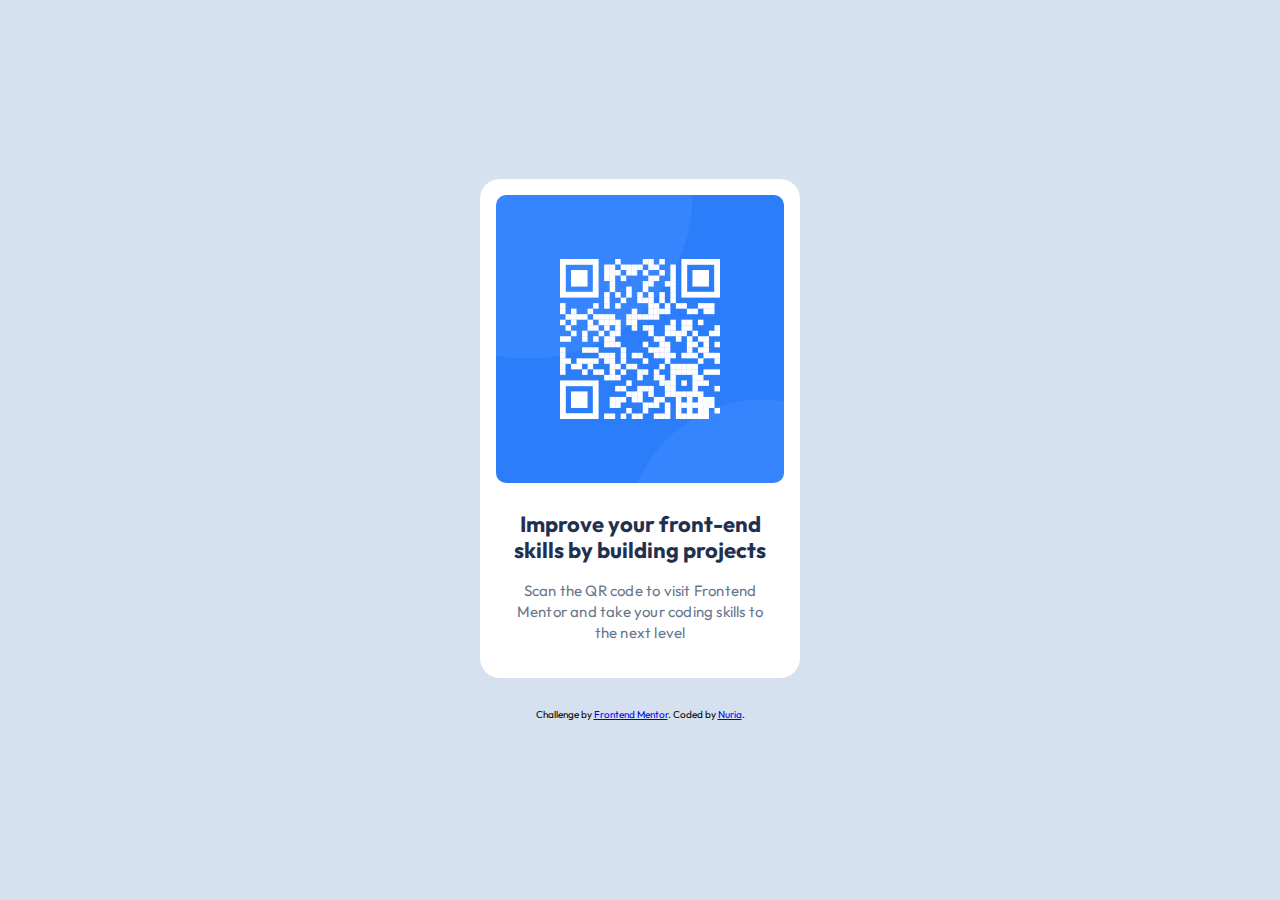
<file: 1-qr-code/index.html>
<!DOCTYPE html>
<html lang="en">
<head>
  <meta charset="UTF-8">
  <meta name="viewport" content="width=device-width, initial-scale=1.0">
  
  <link rel="icon" type="image/png" sizes="32x32" href="./images/favicon-32x32.png">

  <!--TIPOGRAFÍA-->
  <link rel="preconnect" href="https://fonts.googleapis.com">
  <link rel="preconnect" href="https://fonts.gstatic.com" crossorigin>
  <link href="https://fonts.googleapis.com/css2?family=Outfit:wght@100..900&display=swap" rel="stylesheet">
  
  <title>Frontend Mentor | QR code component</title>

  <style>

    body {
      background-color: #D5E1EF;
      font-family: 'Outfit', sans-serif;
      text-align: center;

      display: flex;
      flex-direction: column;
      justify-content: center; 
      align-items: center;
      min-height: 100vh;
      margin: 0;
    }

    .text1 {
      color:#1f314f;
      font-weight: 700;
      font-size: 22px;
      line-height: 120%;
      letter-spacing: 0;
      margin: 0 25px;
    }

    .text2 {
      color:#68778D;
      font-weight: 400;
      font-size: 15px;
      line-height: 140%;
      letter-spacing: 0.2px;
      margin: 16px 25px;
    }

    .card {
      background-color: white;
      border-radius: 20px;
      width: 320px;
      height: 499px;
    }

    .card img {
      width: 288px;
      border-radius: 10px;
      margin-top: 16px;
      margin-bottom: 24px;
    }

    footer {
      font-size: 10px;
      margin-top: 30px;
    }
  </style>
</head>
<body>

  <main>
    <div class="card">
      <img src="./images/image-qr-code.png" alt="QR code">
      <h1 class="text1">Improve your front-end skills by building projects</h1>
      <h2 class="text2">Scan the QR code to visit Frontend Mentor and take your coding skills to the next level</h2>
    </div>
  </main>


  <footer>
    <div>
      Challenge by <a href="https://www.frontendmentor.io?ref=challenge" target="_blank">Frontend Mentor</a>. 
      Coded by <a href="https://www.linkedin.com/in/nuriamanzanoviñas/">Nuria</a>.
    </div>
  </footer>

</body>
</html>
</file>
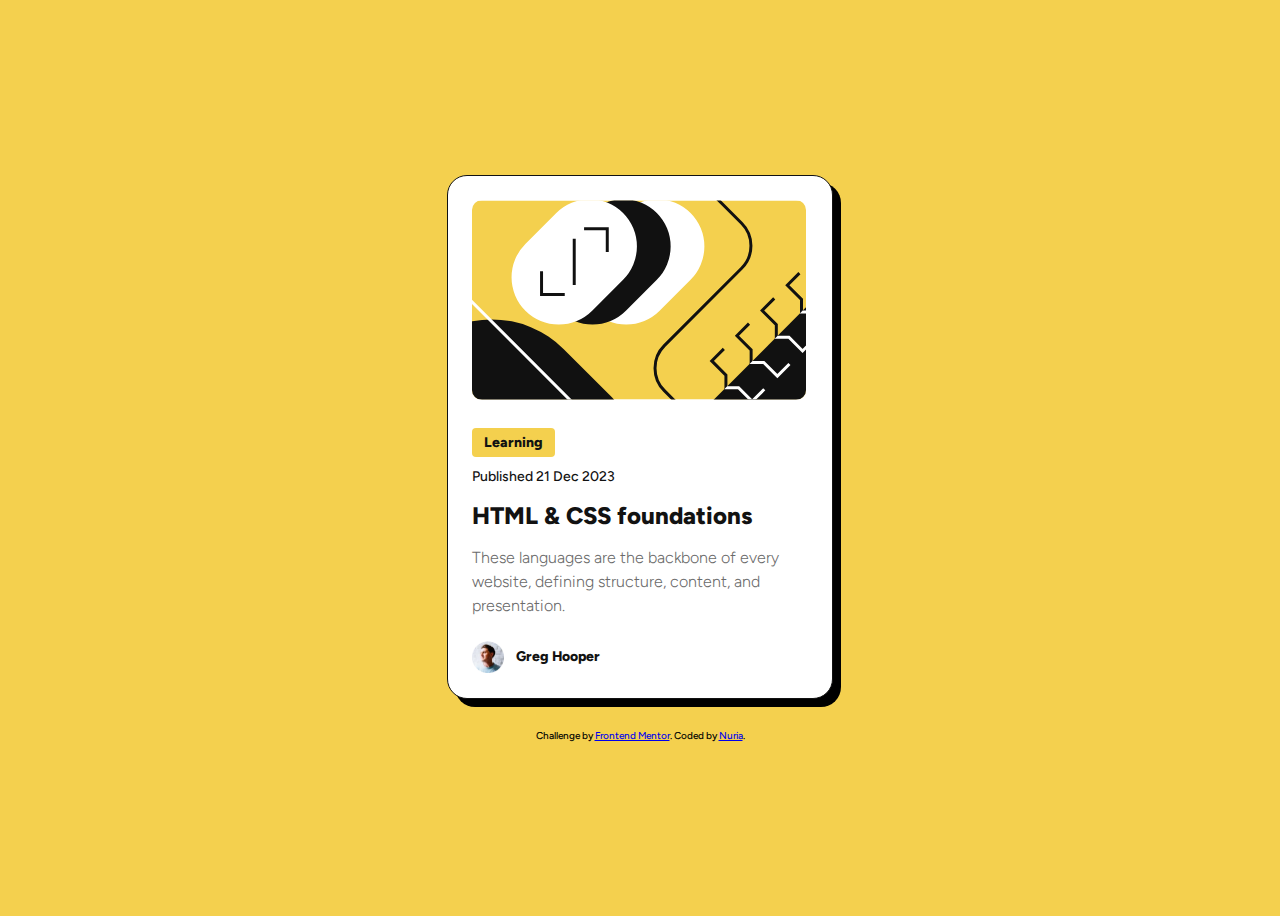
<file: 2-blog-preview-card/index.html>
<!DOCTYPE html>
<html lang="en">
<head>
  <meta charset="UTF-8">
  <meta name="viewport" content="width=device-width, initial-scale=1.0"> 

  <link rel="icon" type="image/png" sizes="32x32" href="./assets/images/favicon-32x32.png">
  
  <title>Frontend Mentor | Blog preview card</title>

  <style>

    /* TIPOGRAFÍA */
    @font-face {
    font-family: "Figtree";
    src: url("./assets/fonts/Figtree-Medium.woff2") format("woff2"), url("./assets/fonts/Figtree-Medium.woff") format("woff");
    font-weight: 500;
    font-style: normal;
    font-display: swap;
    }

   @font-face {
    font-family: "Figtree";
    src: url("./assets/fonts/Figtree-ExtraBold.woff2") format("woff2"), url("./assets/fonts/Figtree-ExtraBold.woff") format("woff");
    font-weight: 800;
    font-style: normal;
    font-display: swap;
   }

   @font-face {
    font-family: "Figtree";
    src: url("./assets/fonts/Figtree-LightItalic.woff2") format("woff2"), url("./assets/fonts/Figtree-LightItalic.woff") format("woff");
    font-weight: 300;
    font-style: italic;
    font-display: swap;
   }

   @font-face {
    font-family: "Figtree";
    src: url("./assets/fonts/Figtree-Light.woff2") format("woff2"), url("./assets/fonts/Figtree-Light.woff") format("woff");
    font-weight: 300;
    font-style: normal;
    font-display: swap;
    }

    body {
      background-color: #f4d04e;
      font-family: "Figtree", sans-serif;
      display: flex;
      flex-direction: column;
      justify-content: center;
      align-items: center;
      min-height: 100vh;
    }

    h1 {
      color: #121212;
      font-size: 24px;
      font-weight: 800;
    }

    h1:hover {
      color: #f4d04e;
    }

    p {
      color: #6b6b6b;
      font-size: 16px;
      font-weight: 300;
      line-height: 150%;
    }

    h3 {
      color: #121212;
      font-size: 14px;
      font-weight: 800;
    }

    h2 {
      color: #121212;
      font-size: 14px;
      font-weight: 500;
    }

    .card {
      background-color: white;
      width: 336px;
      height: 474px;
      border: 1px solid #121212;
      border-radius: 20px;
      box-shadow: 8px 8px;
      padding: 24px;
    }

    .tag {
      color: #121212;
      font-size: 14px;
      font-weight: 800;
      background-color: #f4d04e;
      display: inline-block;
      border-radius: 4px;
      padding: 6px 12px;
    }

    .illustration {
      height: 200px;
      border-radius: 10px;
      margin-bottom: 24px;
    }

    .icon {
      height: 32px;
    }

    .author {
      display: flex;
      align-items: center;
      gap: 12px;
    }

    footer {
      text-align: center;
      font-size: 10px;
      margin-top: 30px;
    }
  </style>
</head>

<body>

  <main class="card">

    <section>
      <img class="illustration" src="./assets/images/illustration-article.svg" alt="Graphic illustration">
    </section>

    <section>
      <article>
        <div class="tag">Learning</div>

        <div>
          <h2>Published 21 Dec 2023</h2>
        </div>
        
        <div>
          <h1>HTML & CSS foundations</h1>
          <p>These languages are the backbone of every website, defining structure, content, and presentation.</p>
        </div>
        
        <div class="author">
          <img class="icon" src="./assets/images/image-avatar.webp">
          <h3>Greg Hooper</h3>
        </div>
      </article>
    </section>

  </main>


  <footer>
    <div class="attribution">
      Challenge by <a href="https://www.frontendmentor.io?ref=challenge" target="_blank">Frontend Mentor</a>. 
      Coded by <a href="https://www.linkedin.com/in/nuriamanzanoviñas/">Nuria</a>.
    </div>
  </footer>

</body>
</html>
</file>
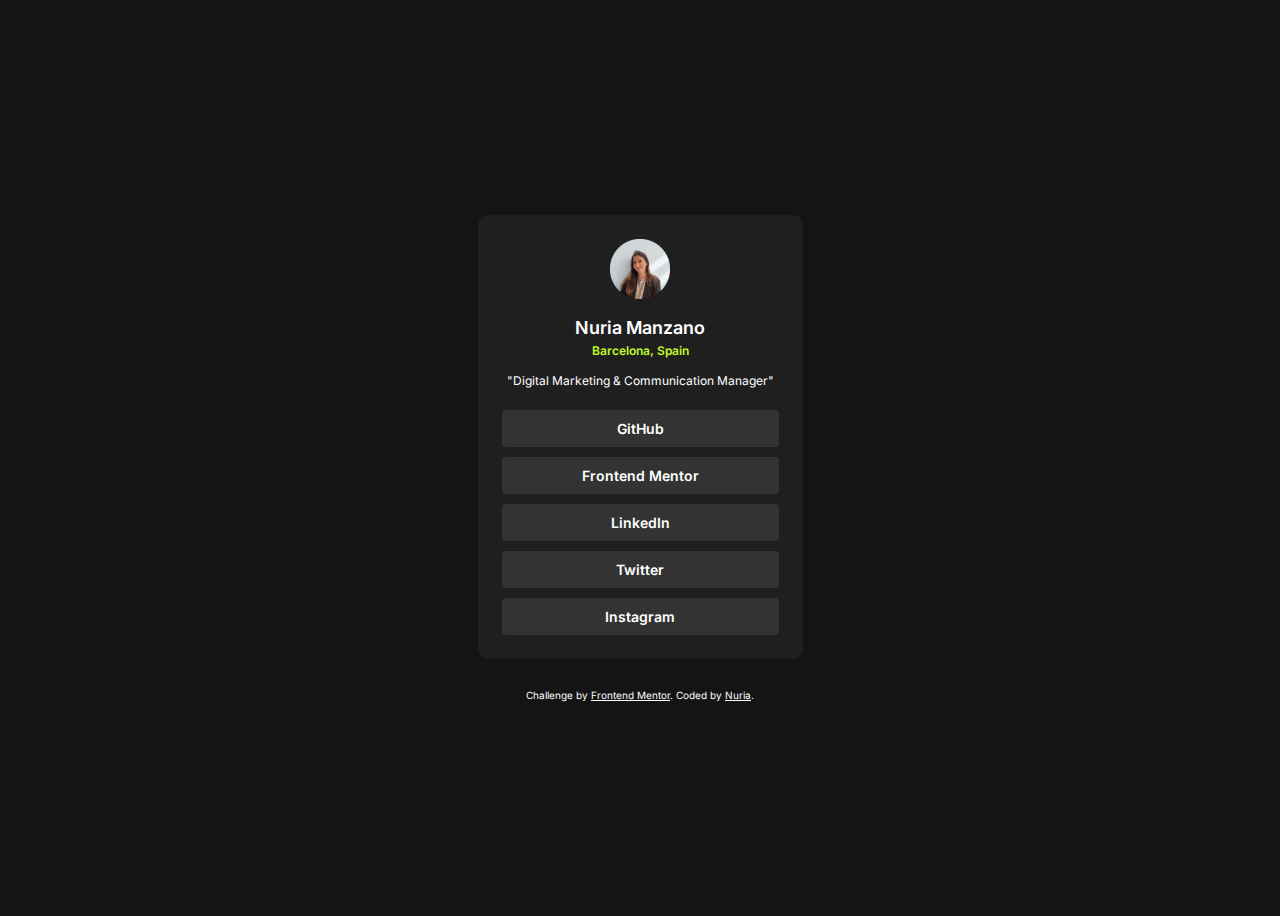
<file: 3-social-links-profile/index.html>
<!DOCTYPE html>
<html lang="en">
<head>
  <meta charset="UTF-8">
  <meta name="viewport" content="width=device-width, initial-scale=1.0">

  <link rel="icon" type="image/png" sizes="32x32" href="./assets/images/favicon-32x32.png">
  
  <link rel="preconnect" href="https://fonts.googleapis.com">
  <link rel="preconnect" href="https://fonts.gstatic.com" crossorigin>
  <link href="https://fonts.googleapis.com/css2?family=Inter:ital,opsz,wght@0,14..32,100..900;1,14..32,100..900&family=Outfit:wght@100..900&display=swap" rel="stylesheet">

  <title>Frontend Mentor | Social links profile</title>

  <style>

    * {
      box-sizing: border-box; /* EL PADDING ESTÁ DENTRO Y ELIMINA EL SCROLL */
    }

    body {
      background-color: #141414;
      padding: 24px;
      display: flex;
      flex-direction: column;
      align-items: center; 
      text-align: center; /* CENTRA EN HORIZONTAL */
      justify-content: center; /* CENTRA EN VERTICAL */
      min-height: 100vh; /* OCUPA TODA LA PANTALLA */
    }

    .card {
      background-color: #1f1f1f;
      display: flex;
      flex-direction: column;
      align-items: center;
      border-radius: 10px;
      padding: 24px;
      max-width: fit-content;
    }

    .avatar {
      width: 60px;
      margin-bottom: 5px;
    }

    h1 {
      color: white;
      font-family: "Inter", sans-serif;
      font-size: 18px;
      font-weight: 600;
      margin-bottom: 5px;
    }

    .location {
      color: #c5f82a;
      font-family: "Inter", sans-serif;
      font-size: 12px;
      font-weight: 600;
      margin: 0;
    }

    .quote {
      color: white;
      font-family: "Inter", sans-serif;
      font-size: 12px;
      font-weight: 400;
      margin-top: 15px;
    }

    nav {
      color: white;
      font-family: "Inter", sans-serif;
      font-size: 14px;
      font-weight: 600;
      margin: 0;
    }

    nav a {
      text-decoration: none;
      background-color: #333333;
      display: flex;
      justify-content: center; /* ALINEA EN EJE PRINCIPAL */
      align-items: center; /* ALINEA EN EJE SECUNDARIO */
      padding: 10px 80px ; /* ESPACIO INTERIOR ENTRE EL CONTENIDO Y EL BLOQUE */
      border-radius: 4px;
      margin-top: 10px; /* MARGEN EXTERIOR */
    }

    a {
      color: white;
    }

    a:hover {
      background-color: #c5f82a;
      color: #141414;
    }

    footer {
      color: white;
      font-family: "Inter", sans-serif;
      text-align: center;
      font-size: 10px;
      margin-top: 30px;
    }
    
  </style>

</head>

<body>

  <main>
    <article class="card">
      <img class="avatar" src="./assets/images/avatar.png" alt="Nuria Manzano profile picture">
      <h1>Nuria Manzano</h1>
      <p class="location">Barcelona, Spain</p>
      <p class="quote">"Digital Marketing & Communication Manager"</p>

      <nav>
        <a href="https://github.com/nunimavi">GitHub</a>
        <a href="https://www.frontendmentor.io/profile/nunimavi">Frontend Mentor</a>
        <a href="https://www.linkedin.com/in/nuriamanzanoviñas/">LinkedIn</a>
        <a href="https://x.com/nuria_mavi">Twitter</a>
        <a href="https://www.instagram.com/nuriamavi/">Instagram</a>
      </nav>

    </article>
  </main>


  <footer class="attribution">
    Challenge by <a href="https://www.frontendmentor.io?ref=challenge" target="_blank">Frontend Mentor</a>. 
    Coded by <a href="https://www.linkedin.com/in/nuriamanzanoviñas/">Nuria</a>.
  </footer>

</body>

</html>
</file>
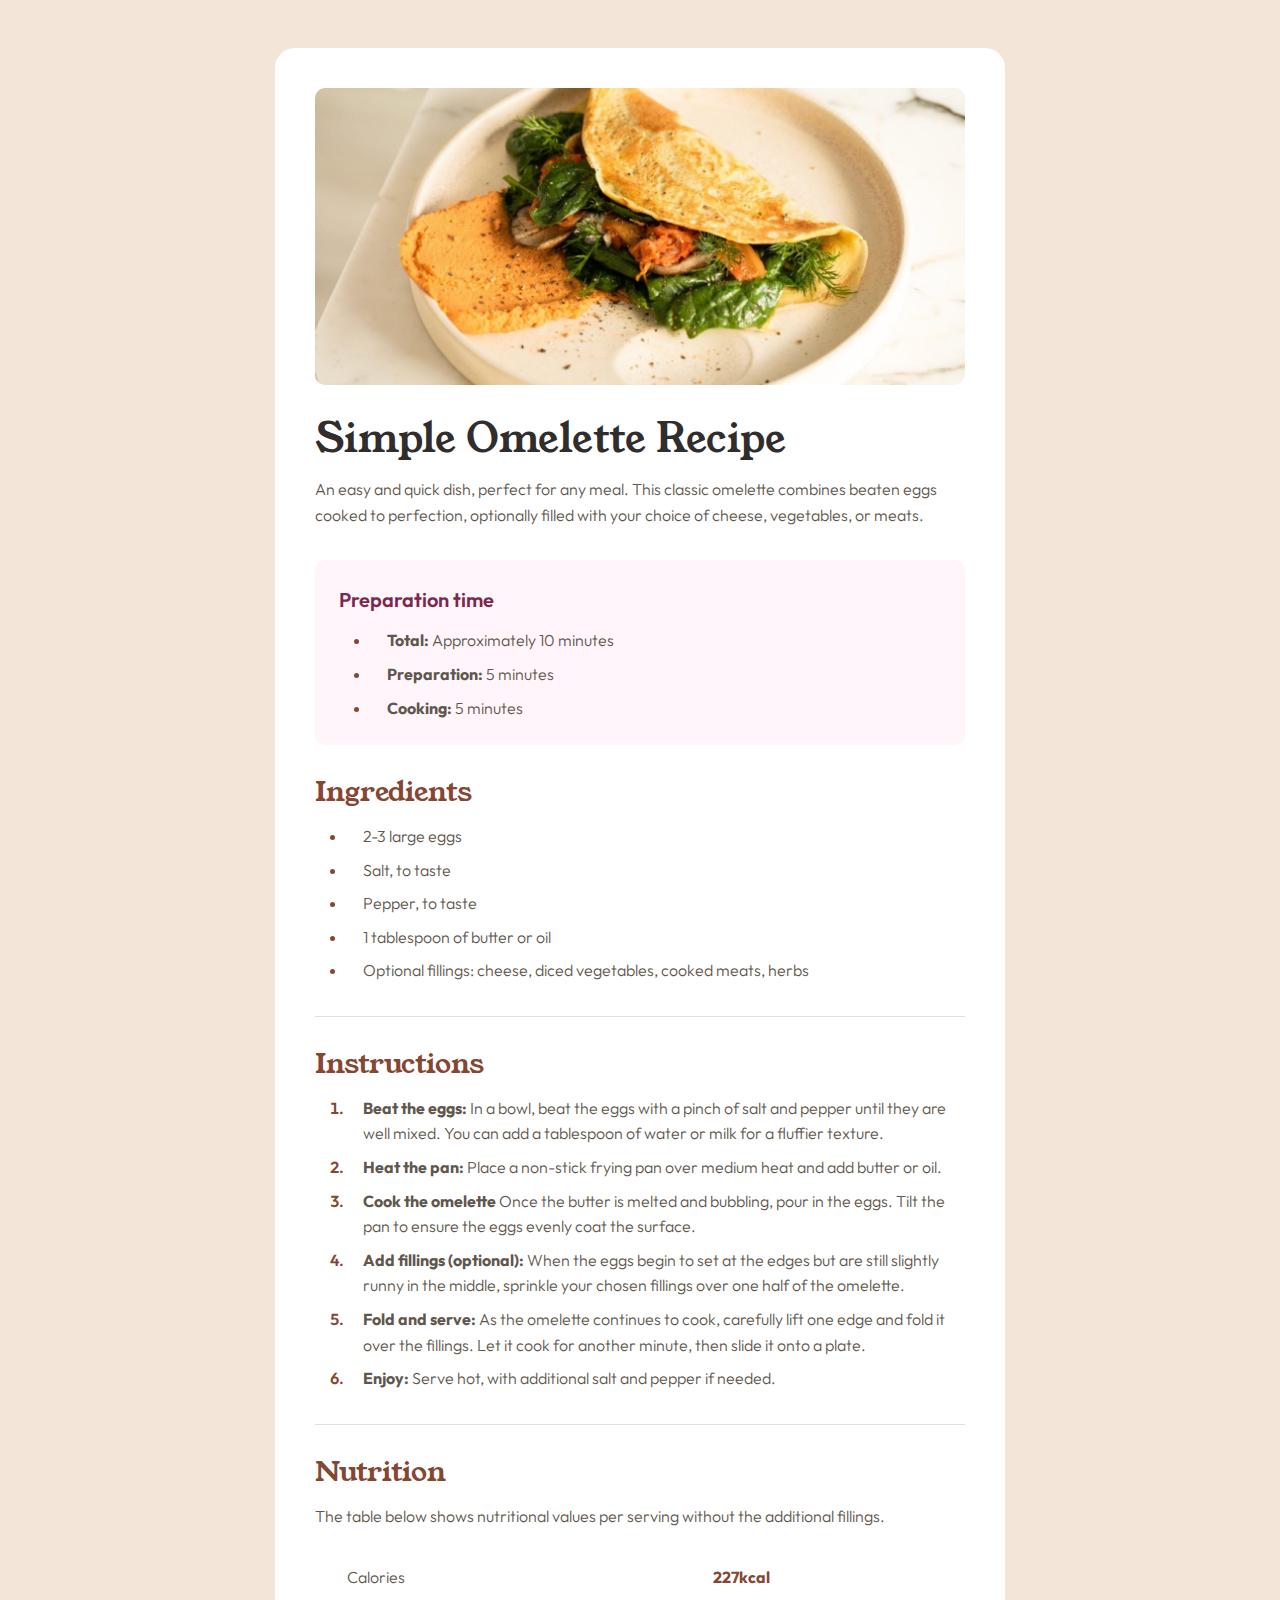
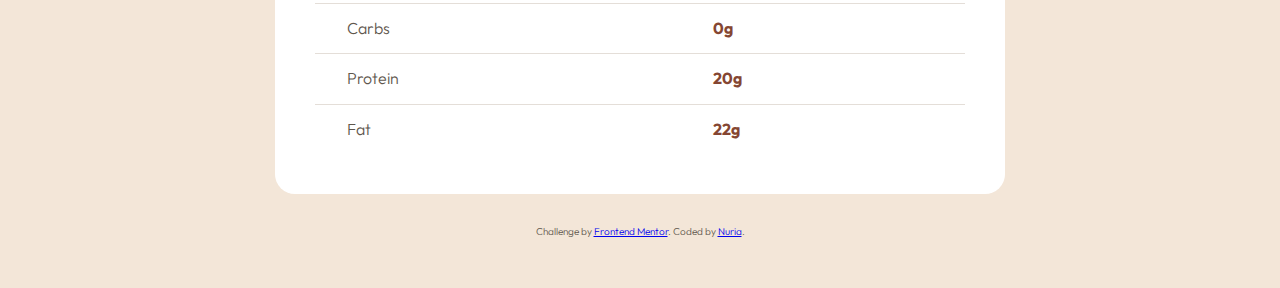
<file: 4-recipe-page/index.html>
<!DOCTYPE html>
<html lang="en">
<head>
  <meta charset="UTF-8">
  <meta name="viewport" content="width=device-width, initial-scale=1.0"> 

  <link rel="icon" type="image/png" sizes="32x32" href="./assets/images/favicon-32x32.png">

  <link rel="preconnect" href="https://fonts.googleapis.com">
  <link rel="preconnect" href="https://fonts.gstatic.com" crossorigin>
  <link href="https://fonts.googleapis.com/css2?family=Outfit:wght@100..900&family=Young+Serif&display=swap" rel="stylesheet">

  <title>Frontend Mentor | Recipe page</title>

  <style>

    * {
      box-sizing: border-box;
    }

    body {
      background-color: #f3e6d8;
      color: #5f574e;
      font-family: "Outfit", sans-serif;
      font-size: 16px;
      font-weight: 300;
      line-height: 1.6;
      min-height: 100vh;
      display: flex;
      flex-direction: column;
      align-items: center;
      justify-content: center;
      padding: 40px 24px;

    }

    main {
      width: 100%;
      display: flex;
      justify-content: center;
    }

    strong {
      font-weight: 700;
    }

    article {
      background-color: white;
      border-radius: 20px;
      padding: 40px;
      max-width: 730px;
    }

    p {
      margin: 0 0 24px;
    }

    h1, h2, h3 {
      margin: 0;
    }

    h1 {
      color: #302d2c;
      font-family: "Young Serif", serif;
      font-size: 40px;
      font-weight: 400;
      line-height: 110%;
      margin-bottom: 16px;
    }
    
    h3 {
      color: #854632;
      font-family: "Young Serif", serif;
      font-size: 28px;
      font-weight: 400;
      line-height: 110%;
      margin: 32px 0 16px;

    }

    .preparation-time {
      background-color: #fff5fa;
      padding: 24px;
      border-radius: 10px;
      margin: 32px 0
    }

    h2 {
      color: #7b284f;
      font-family: "Outfit", sans-serif;
      font-size: 20px;
      font-weight: 600;
      margin-bottom: 12px;
    }

    ul, ol {
      margin: 0;
      padding-left: 32px;
    }

    ul li, ol li {
      padding-left: 16px;
      margin-bottom: 8px;
    }

    ul li:last-child, ol li:last-child {margin-bottom: 0;}

    ol li::marker {
      color: #854632;
      font-weight: 600;
    }

    ul li::marker {
      color: #854632;
    }

    section + section {
      border-top: 1px solid #e4ded8;
      margin-top: 32px;
    }

    img {
      width: 100%;
      border-radius: 10px;
      display: block;
      margin-bottom: 32px;
    }

    table {
      width: 100%;
      border-collapse: collapse;
    }

    tr {
      border-bottom: 1px solid #e4ded8;
    }

    tr:last-child {
      border-bottom: none;
    }

    th, td {
      padding: 12px 0;
    }

    th {
      text-align: left;
      font-weight: 300;
      padding-left: 32px;
    }

    td {
      text-align: left;
      font-weight: 700;
      color: #854632;
    }

    footer {
      font-family: "Outfit", sans-serif;
      text-align: center;
      font-size: 10px;
      margin-top: 30px;
    }

    @media (max-width: 600px) {

      body {
        background-color: white;
        margin: 0;
        padding: 0;
        display: block; /* quita el flex centrado */
        min-height: auto;
      }

      main {
        display: block; /* evita el centrado horizontal tipo “card” */
      }

      article > :not(img) {
        padding-left: 24px;
        padding-right: 24px;
      }

      article {
        max-width: none;
        width: 100%;
        padding: 0;
        border-radius: 0;
      }

      img {
        border-radius: 0;
      }

    }

  </style>
</head>
<body>

  <main>

    <article>
      <img src="./assets/images/image-omelette.jpeg" alt="Omelette">
      <h1>Simple Omelette Recipe</h1>
      <p>An easy and quick dish, perfect for any meal. This classic omelette combines beaten eggs cooked to perfection, optionally filled with your choice of cheese, vegetables, or meats.</p>

      <div class="preparation-time">
        <h2>Preparation time</h2>
        <ul>
          <li><strong>Total:</strong> Approximately 10 minutes</li>
          <li><strong>Preparation:</strong> 5 minutes</li>
          <li><strong>Cooking:</strong> 5 minutes</li>
        </ul>
      </div>

      <section>
        <h3>Ingredients</h3>
        <ul>
          <li>2-3 large eggs</li>
          <li>Salt, to taste</li>
          <li>Pepper, to taste</li>
          <li>1 tablespoon of butter or oil</li>
          <li>Optional fillings: cheese, diced vegetables, cooked meats, herbs</li>
        </ul>
      </section>

      <section>
        <h3>Instructions</h3>
        <ol>
          <li><strong>Beat the eggs:</strong> In a bowl, beat the eggs with a pinch of salt and pepper until they are well mixed. You can add a tablespoon of water or milk for a fluffier texture.</li>
          <li><strong>Heat the pan:</strong> Place a non-stick frying pan over medium heat and add butter or oil.</li>
          <li><strong>Cook the omelette</strong> Once the butter is melted and bubbling, pour in the eggs. Tilt the pan to ensure the eggs evenly coat the surface.</li>
          <li><strong>Add fillings (optional):</strong> When the eggs begin to set at the edges but are still slightly runny in the middle, sprinkle your chosen fillings over one half of the omelette.</li>
          <li><strong>Fold and serve:</strong> As the omelette continues to cook, carefully lift one edge and fold it over the fillings. Let it cook for another minute, then slide it onto a plate.</li>
          <li><strong>Enjoy:</strong> Serve hot, with additional salt and pepper if needed.</li>
        </ol>
      </section>

      <section>
        <h3>Nutrition</h3>
        <p>The table below shows nutritional values per serving without the additional fillings.</p>

        <table>
          <tr>
            <th>Calories</th>
            <td>227kcal</td>
          </tr>
          <tr>
            <th>Carbs</th>
            <td>0g</td>
          </tr>
          <tr>
            <th>Protein</th>
            <td>20g</td>
          </tr>
          <tr>
            <th>Fat</th>
            <td>22g</td>
          </tr>
        </table>
      </section>

    </article>

  </main>


  <footer>
    Challenge by <a href="https://www.frontendmentor.io?ref=challenge" target="_blank">Frontend Mentor</a>. 
    Coded by <a href="https://www.linkedin.com/in/nuriamanzanoviñas/">Nuria</a>.
  </footer>

</body>
</html>
</file>
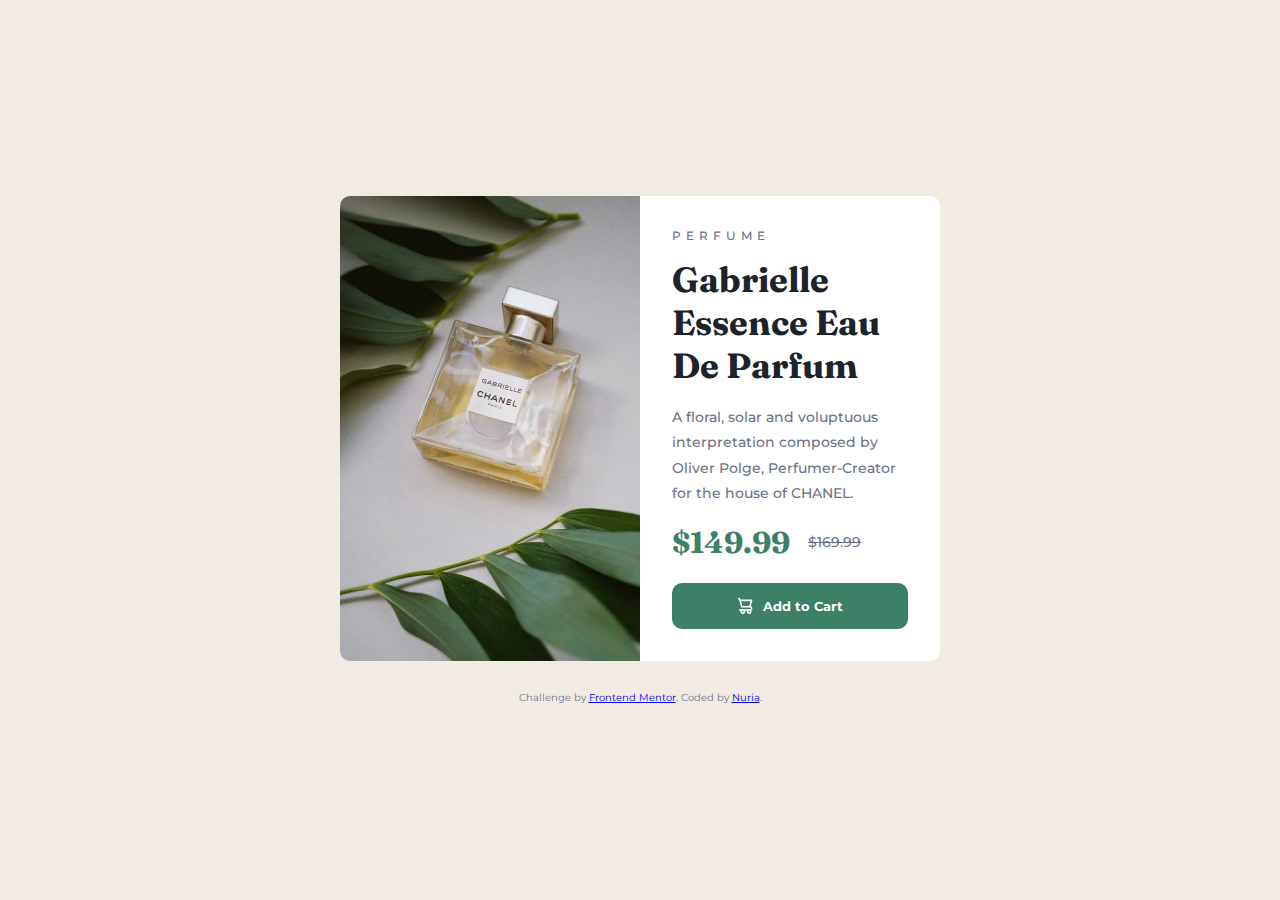
<file: 5- product-preview-card/index.html>
<!DOCTYPE html>
<html lang="en">
<head>
  <meta charset="UTF-8">
  <meta name="viewport" content="width=device-width, initial-scale=1.0">

  <link rel="icon" type="image/png" sizes="32x32" href="./images/favicon-32x32.png">

  <link rel="preconnect" href="https://fonts.googleapis.com">
  <link rel="preconnect" href="https://fonts.gstatic.com" crossorigin>
  <link href="https://fonts.googleapis.com/css2?family=Fraunces:ital,opsz,wght@0,9..144,100..900;1,9..144,100..900&family=Montserrat:ital,wght@0,100..900;1,100..900&display=swap" rel="stylesheet">
  
  <title>Frontend Mentor | Product preview card component</title>

  <style>

    * {
      box-sizing: border-box;
    }

    body {
      background-color: #f2ebe3;
      color: #6c7289;
      font-family: "Montserrat", sans-serif;
      font-size: 14px;
      min-height: 100vh;
      display: flex;
      flex-direction: column;
      justify-content: center;
      align-items: center;
      padding: 24px;
      margin: 0;
      overflow-x: hidden;
    }

    .product-card {
      background-color: white;
      width: 100%;
      max-width: 600px;
      display: flex;
      border-radius: 10px;
      overflow: hidden;
    }

    .perfume {
      width: 50%;
      height: auto;
      object-fit: cover;
      display: block;
    }

    button {
      color: white;
      font-family: inherit;
      font-weight: 700;
      background-color: #3c8067;
      border-radius: 10px;
      padding: 15px;
      width: 100%;
      display: flex;
      justify-content: center;
      align-items: center;
      gap: 10px;
      border: none;
      cursor: pointer;
      
    }

    button:hover {
      background-color: #1b4133;
    }

    button:focus-visible {
      outline: 2px solid #1b4133;
      outline-offset: 3px;
    }

    button img {
      width: 15px;
      border-radius: 0;
    }

    h1 {
      color: #1c232b;
      font-family: "Fraunces", serif;
      font-size: 35px;
      margin: 0;
      margin-bottom: 18px;
    }

    .category {
      margin: 0;
      letter-spacing: 5px;
      margin-bottom: 15px;
    }

    .product-info {
      font-size: 12px;
      font-weight: 500;
      padding: 32px;
      flex: 1;
    }

    .description {
      font-size: 14px;
      font-weight: 500;
      line-height: 180%;
      margin-bottom: 18px;
    }

    .price {
      margin: 0 0 22px;
      display: flex;
      align-items: center;
      gap: 18px;
    }

    .price-current {
      color: #3c8067;
      font-family: "Fraunces", serif;
      font-size: 30px;
    }

    .price-old {
      font-size: 14px;
    }

    footer {
      font-family: "Montserrat", sans-serif;
      text-align: center;
      font-size: 10px;
      margin-top: 30px;
    }

    @media (max-width: 640px) {

      .product-card {
        max-width: 100%;
        flex-direction: column;
      }

      .perfume {
        width: 100%;
        height: 300px;
        object-fit: cover;
        object-position: center 20%;
        display: block;
      }

      .product-info {
        padding: 24px;
      }

      h1 {
        font-size: 28px;
      }
    }

  </style>
</head>
<body>

  <main>
    <article class="product-card">
      <img class="perfume" src="./images/image-product-desktop.jpg" alt="Gabrielle Essence Eau De Parfum bottle by Chanel">
      <div class="product-info">
        <p class="category">PERFUME</p>
        <h1>Gabrielle Essence Eau De Parfum</h1>
        <p class="description">A floral, solar and voluptuous interpretation composed by Oliver Polge, Perfumer-Creator for the house of CHANEL.</p>
        <p class="price">
          <strong class="price-current">$149.99</strong>
          <s class="price-old">$169.99</s>
        </p>
        <button><img src="./images/icon-cart.svg" alt="" aria-hidden="true">Add to Cart</button>
      </div>
    </article>
  </main>
  
  <footer>
    Challenge by <a href="https://www.frontendmentor.io?ref=challenge" target="_blank">Frontend Mentor</a>. 
    Coded by <a href="https://www.linkedin.com/in/nuriamanzanoviñas/">Nuria</a>.
  </footer>

</body>
</html>
</file>
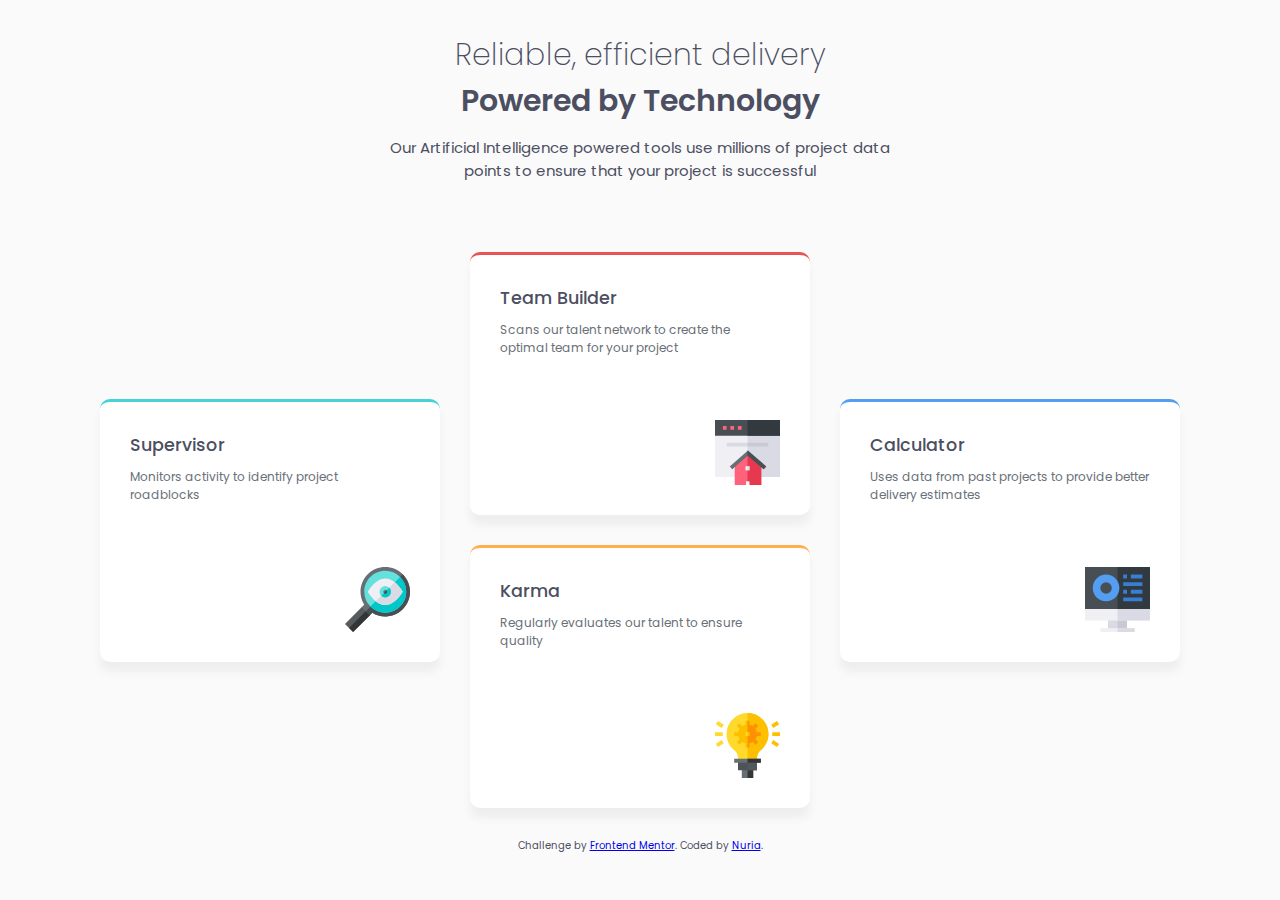
<file: 6-four-card-feature/index.html>
<!DOCTYPE html>
<html lang="en">
<head>
  <meta charset="UTF-8">
  <meta name="viewport" content="width=device-width, initial-scale=1.0">

  <link rel="icon" type="image/png" sizes="32x32" href="./images/favicon-32x32.png">
  
  <title>Frontend Mentor | Four card feature section</title>

  <link rel="stylesheet" href="./style.css">

  <link rel="preconnect" href="https://fonts.googleapis.com">
  <link rel="preconnect" href="https://fonts.gstatic.com" crossorigin>
  <link href="https://fonts.googleapis.com/css2?family=Poppins:ital,wght@0,100;0,200;0,300;0,400;0,500;0,600;0,700;0,800;0,900;1,100;1,200;1,300;1,400;1,500;1,600;1,700;1,800;1,900&display=swap" rel="stylesheet">

</head>

<body>

  <main>
    <section class="header">
      <h1>Reliable, efficient delivery <br><strong>Powered by Technology</strong></h1>
      <h2>Our Artificial Intelligence powered tools use millions of project data <br class="desktop-only">points to ensure that your project is successful</h2>
    </section>

    <div class="cards">

      <article class="article-supervisor">
        <h3>Supervisor</h3>
        <p class="description">Monitors activity to identify project roadblocks</p>
        <img src="./images/icon-supervisor.svg" alt="" aria-hidden="true">
      </article>

      <article class="article-team">
        <h3>Team Builder</h3>
        <p class="description">Scans our talent network to create the optimal team for your project</p>
        <img src="./images/icon-team-builder.svg" alt="" aria-hidden="true">
      </article>

      <article class="article-karma">
        <h3>Karma</h3>
        <p class="description">Regularly evaluates our talent to ensure quality</p>
        <img src="./images/icon-karma.svg" alt="" aria-hidden="true">
      </article>

      <article class="article-calculator">
        <h3>Calculator</h3>
        <p class="description">Uses data from past projects to provide better delivery estimates</p>
        <img src="./images/icon-calculator.svg" alt="" aria-hidden="true">
      </article>
    </div>


  </main>
  

  
  <footer>
    Challenge by <a href="https://www.frontendmentor.io?ref=challenge" target="_blank">Frontend Mentor</a>. 
    Coded by <a href="https://www.linkedin.com/in/nuriamanzanoviñas/">Nuria</a>.
  </footer>

</body>
</html>
</file>
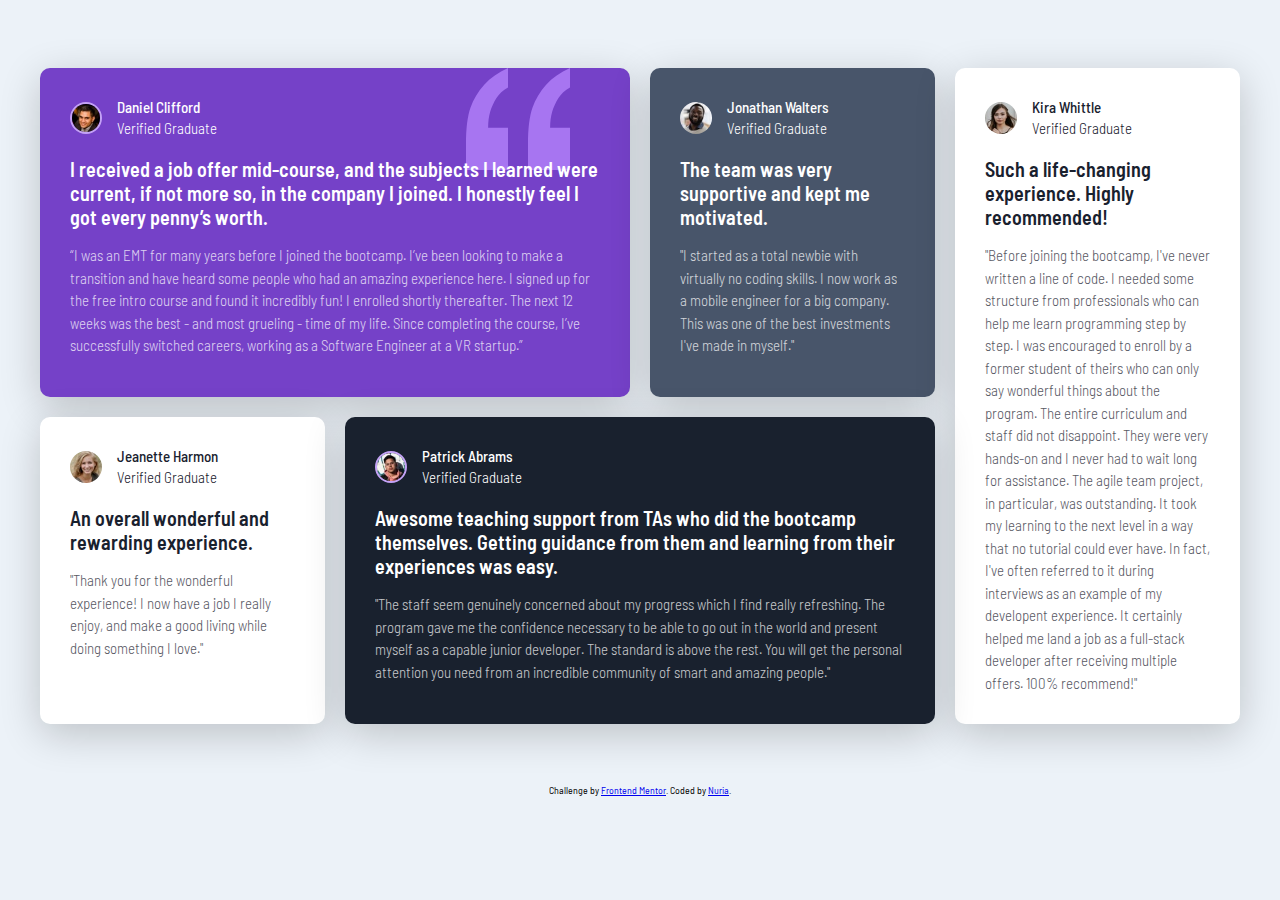
<file: 7-testimonials-grid-section/index.html>
<!DOCTYPE html>
<html lang="en">
<head>
  <meta charset="UTF-8">
  <meta name="viewport" content="width=device-width, initial-scale=1.0">

  <link rel="icon" type="image/png" sizes="32x32" href="./images/favicon-32x32.png">
  <link rel="stylesheet" href="./style.css">

  <link rel="preconnect" href="https://fonts.googleapis.com">
  <link rel="preconnect" href="https://fonts.gstatic.com" crossorigin>
  <link href="https://fonts.googleapis.com/css2?family=Barlow+Semi+Condensed:ital,wght@0,100;0,200;0,300;0,400;0,500;0,600;0,700;0,800;0,900;1,100;1,200;1,300;1,400;1,500;1,600;1,700;1,800;1,900&display=swap" rel="stylesheet">
  
  <title>Frontend Mentor | Testimonial grid section</title>

</head>

<body>
  <main>

    <div class="grid">

      <article class="daniel">
        <div>
          <img src="./images/image-daniel.jpg" alt="Daniel Clifford picture">
          <div class="user-info">
            <h1>Daniel Clifford</h1>
            <h2>Verified Graduate</h2>
          </div>
        </div>
        <h3>I received a job offer mid-course, and the subjects I learned were current, if not more so, in the company I joined. I honestly feel I got every penny’s worth.</h3>
        <p>“I was an EMT for many years before I joined the bootcamp. I’ve been looking to make a transition and have heard some people who had an amazing experience here. I signed up for the free intro course and found it incredibly fun! I enrolled shortly thereafter. The next 12 weeks was the best - and most grueling - time of my life. Since completing the course, I’ve successfully switched careers, working as a Software Engineer at a VR startup.”</p>
      </article>

      <article class="jonathan">
        <div>
          <img src="./images/image-jonathan.jpg" alt="Jonathan Walters picture">
          <div class="user-info">
            <h1>Jonathan Walters</h1>
            <h2>Verified Graduate</h2>
          </div>
        </div>
        <h3>The team was very supportive and kept me motivated.</h3>
        <p>"I started as a total newbie with virtually no coding skills. I now work as a mobile engineer for a big company. This was one of the best investments I've made in myself."</p>
      </article>

      <article class="kira">
        <div>
          <img src="./images/image-kira.jpg" alt="Kira Whittle picture">
          <div class="user-info">
            <h1>Kira Whittle</h1>
            <h2>Verified Graduate</h2>
          </div>
        </div>
        <h3>Such a life-changing experience. Highly recommended!</h3>
        <p>"Before joining the bootcamp, I've never written a line of code. I needed some structure from professionals who can help me learn programming step by step. I was encouraged to enroll by a former student of theirs who can only say wonderful things about the program. The entire curriculum and staff did not disappoint. They were very hands-on and I never had to wait long for assistance. The agile team project, in particular, was outstanding. It took my learning to the next level in a way that no tutorial could ever have. In fact, I've often referred to it during interviews as an example of my developent experience. It certainly helped me land a job as a full-stack developer after receiving multiple offers. 100% recommend!"</p>
      </article>

      <article class="jeanette">
        <div>
          <img src="./images/image-jeanette.jpg" alt="Jeanette Harmon picture">
          <div class="user-info">
            <h1>Jeanette Harmon</h1>
            <h2>Verified Graduate</h2>
          </div>
        </div>
        <h3>An overall wonderful and rewarding experience.</h3>
        <p>"Thank you for the wonderful experience! I now have a job I really enjoy, and make a good living while doing something I love."</p>
      </article>

      <article class="patrick">
        <div>
          <img src="./images/image-patrick.jpg" alt="Patrick Abrams picture">
          <div class="user-info">
            <h1>Patrick Abrams</h1>
            <h2>Verified Graduate</h2>
          </div>
        </div>
        <h3>Awesome teaching support from TAs who did the bootcamp themselves. Getting guidance from them and learning from their experiences was easy.</h3>
        <p>"The staff seem genuinely concerned about my progress which I find really refreshing. The program gave me the confidence necessary to be able to go out in the world and present myself as a capable junior developer. The standard is above the rest. You will get the personal attention you need from an incredible community of smart and amazing people."</p>
      </article>

    </div>
    
  </main>
  
  
  <footer>
    Challenge by <a href="https://www.frontendmentor.io?ref=challenge" target="_blank">Frontend Mentor</a>. 
    Coded by <a href="https://www.linkedin.com/in/nuriamanzanoviñas/">Nuria</a>.
  </footer>
</body>
</html>
</file>
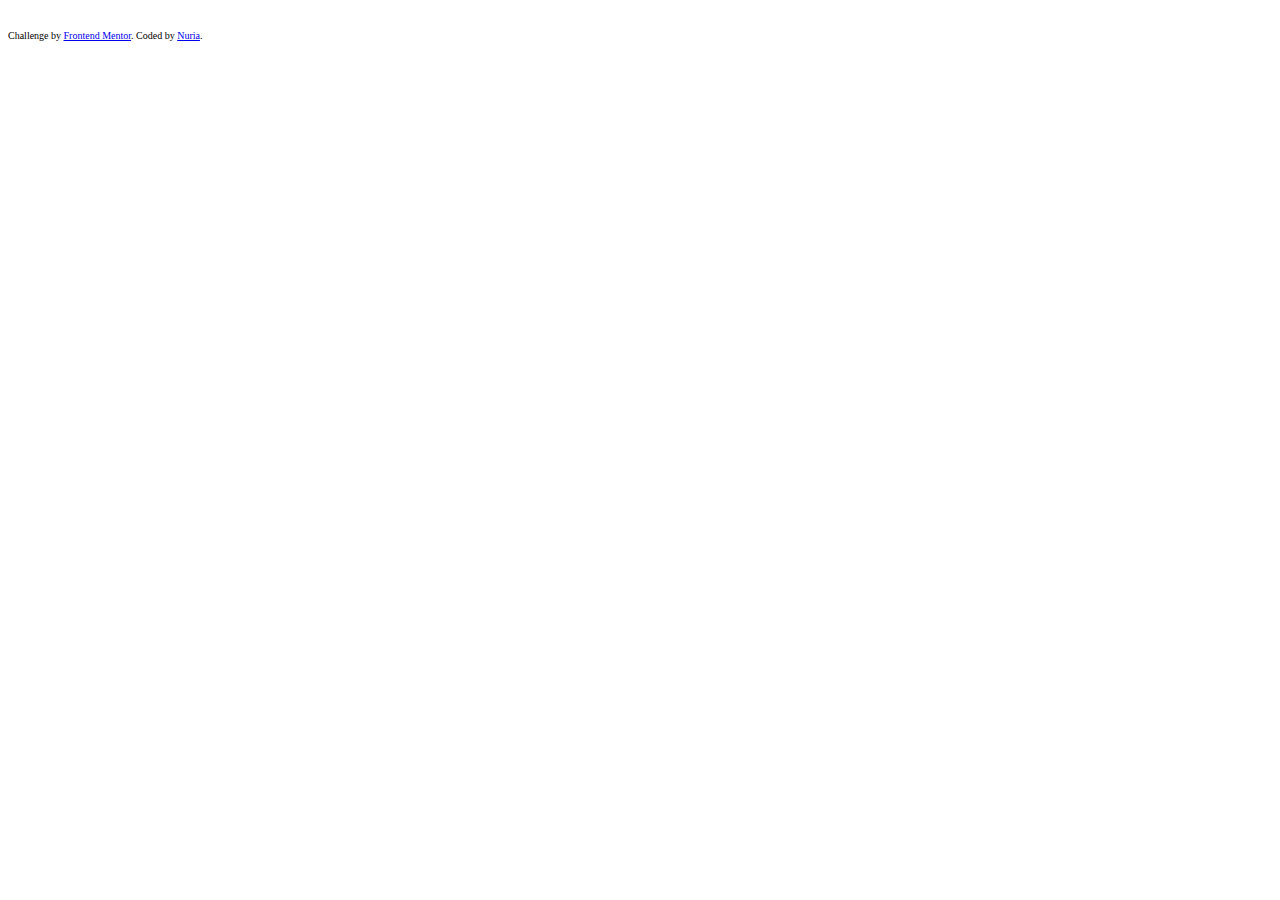
<file: blog-preview-card/index.html>
<!DOCTYPE html>
<html lang="en">
<head>
  <meta charset="UTF-8">
  <meta name="viewport" content="width=device-width, initial-scale=1.0"> <!-- displays site properly based on user's device -->

  <link rel="icon" type="image/png" sizes="32x32" href="./assets/images/favicon-32x32.png">
  
  <title>Frontend Mentor | Blog preview card</title>

  <style>

    footer {
      font-size: 10px;
      margin-top: 30px;
    }
  </style>
</head>

<body>


<footer>
  <div class="attribution">
    Challenge by <a href="https://www.frontendmentor.io?ref=challenge" target="_blank">Frontend Mentor</a>. 
    Coded by <a href="https://www.linkedin.com/in/nuriamanzanoviñas/">Nuria</a>.
  </div>
</footer>

</body>
</html>
</file>
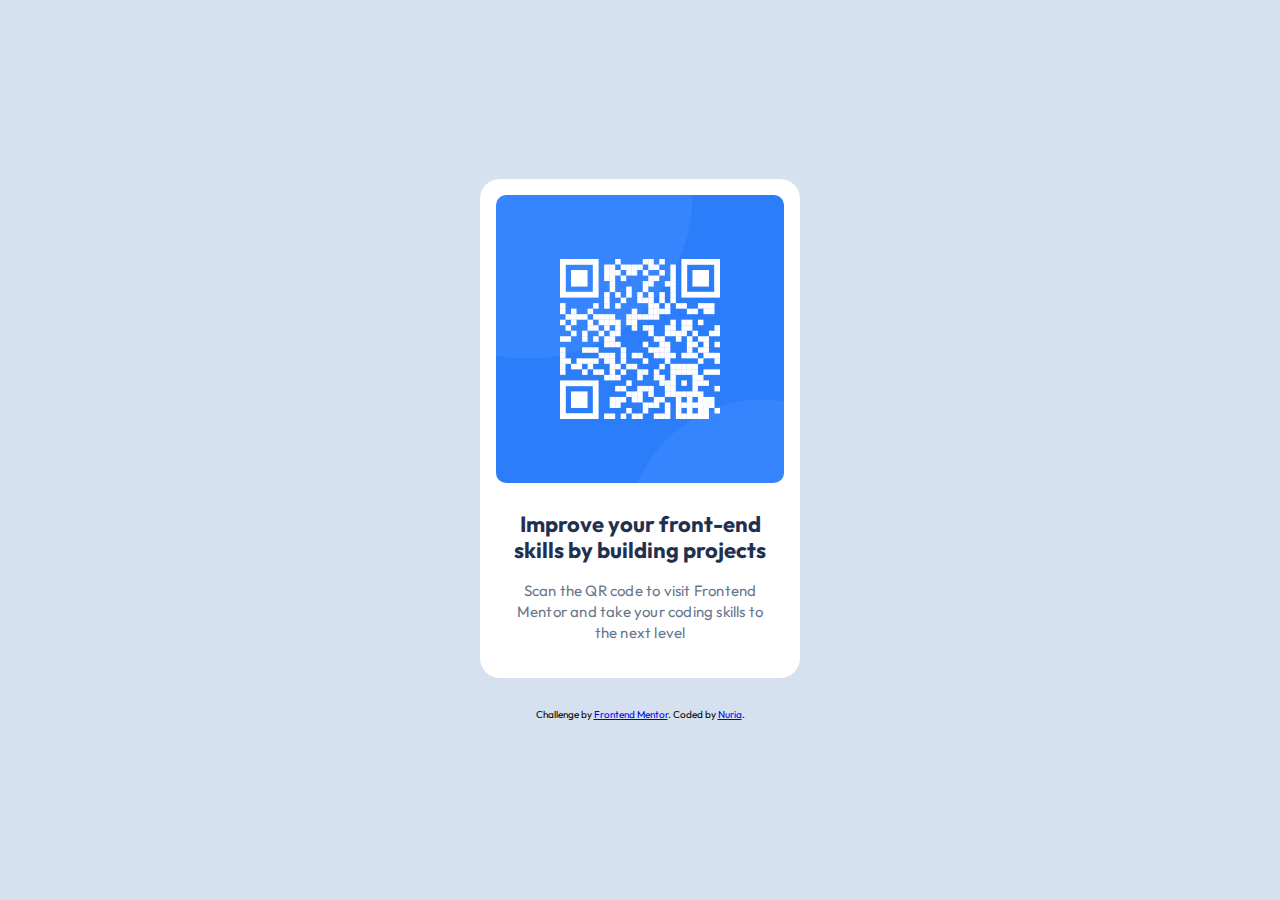
<file: qr-code/index.html>
<!DOCTYPE html>
<html lang="en">
<head>
  <meta charset="UTF-8">
  <meta name="viewport" content="width=device-width, initial-scale=1.0"> <!-- displays site properly based on user's device -->
  
  <link rel="icon" type="image/png" sizes="32x32" href="./images/favicon-32x32.png">

  <!--TIPOGRAFÍA-->
  <link rel="preconnect" href="https://fonts.googleapis.com">
  <link rel="preconnect" href="https://fonts.gstatic.com" crossorigin>
  <link href="https://fonts.googleapis.com/css2?family=Outfit:wght@100..900&display=swap" rel="stylesheet">
  
  <title>Frontend Mentor | QR code component</title>

  <style>

    body {
      background-color: #D5E1EF;
      font-family: 'Outfit', sans-serif;
      text-align: center;

      display: flex;
      flex-direction: column;
      justify-content: center; 
      align-items: center;
      min-height: 100vh;
      margin: 0;
    }

    .text1 {
      color:#1f314f;
      font-weight: 700;
      font-size: 22px;
      line-height: 120%;
      letter-spacing: 0;
      margin: 0 25px;
    }

    .text2 {
      color:#68778D;
      font-weight: 400;
      font-size: 15px;
      line-height: 140%;
      letter-spacing: 0.2px;
      margin: 16px 25px;
    }

    .card {
      background-color: white;
      border-radius: 20px;
      width: 320px;
      height: 499px;
    }

    .card img {
      width: 288px;
      border-radius: 10px;
      margin-top: 16px;
      margin-bottom: 24px;
    }

    footer {
      font-size: 10px;
      margin-top: 30px;
    }
  </style>
</head>
<body>

  <div class="card">
    <img src="./images/image-qr-code.png" alt="QR code">
    <p class="text1">Improve your front-end skills by building projects</p>
    <p class="text2">Scan the QR code to visit Frontend Mentor and take your coding skills to the next level</p>
  </div>



  <footer>
    <div>
      Challenge by <a href="https://www.frontendmentor.io?ref=challenge" target="_blank">Frontend Mentor</a>. 
      Coded by <a href="https://www.linkedin.com/in/nuriamanzanoviñas/">Nuria</a>.
    </div>
  </footer>

</body>
</html>
</file>
<file: 6-four-card-feature/style.css>
main {
    max-width: 1100px;
    margin: 0;
}

body {
    color: #4c4e61;
    font-family: "Poppins", sans-serif;
    font-size: 15px;
    font-weight: 400;

    background-color: #fafafa;

    padding: 24px;
    display: flex;
    flex-direction: column;
    justify-content: center;
    align-items: center;
}

.header {
    text-align: center;
    margin-bottom: 70px;
}

h1 {
    font-size: 30px;
    font-weight: 200;
    margin: 0;
}

h1 strong {
    font-weight: 600;
}

h2 {
    font-size: inherit;
    font-weight: inherit;
}

.cards {
    display: grid;
    grid-template-columns: repeat(3, 1fr);
    grid-template-areas:
        "supervisor team calculator"
        "supervisor karma calculator";
    align-items: center;
    gap: 30px;
    justify-items: center;
}

article {
    background-color: white;
    max-width: 280px;
    height: 200px;
    border-radius: 10px;
    padding: 30px;
    box-shadow: 0 10px 10px rgba(0, 0, 0, 0.05);
    
    position: relative;
    overflow: hidden;
}

h3 {
    font-weight: 500;
    margin: 0;
    margin-bottom: 10px;
}

.description {
    color: #697077;
    font-size: 12px;
    margin: 0;
}

article img {
    width: 65px;
    position: absolute;
    right: 30px;
    bottom: 30px;

}

.article-supervisor {
    border-top: 3px solid #45d3d3;
    grid-area: supervisor;
}

.article-team {
    border-top: 3px solid #ea5353;
    grid-area: team;
}

.article-karma {
    border-top: 3px solid #fcaf4a;
    grid-area: karma;
}

.article-calculator {
    border-top: 3px solid #549ef2;
    grid-area: calculator;
}

footer {
    text-align: center;
    font-size: 10px;
    margin-top: 30px;
}

@media (max-width: 900px) {

    .cards {
        grid-template-columns: 1fr;
        grid-template-areas:
            "supervisor"
            "team"
            "karma"
            "calculator";
    }

    .header {
        margin-bottom: 55px;
    }

    h1 {
        font-size: 20px;
    }

    body {
        font-size: 12px;
    }

    .desktop-only {
        display: none;
    }

    article {
        height: 150px;
        padding: 20px;
    }

    article img {
        width: 45px;
    }
}
</file>
<file: 7-testimonials-grid-section/style.css>
* {
    box-sizing: border-box;
}

body {
    font-family: "Barlow Semi Condensed", sans-serif;
    font-size: 15px;
    background: #ecf2f8;
}

main {
    padding: 60px 24px
}

.grid {
    width: 100%;
    max-width: 1200px;
    margin: 0 auto;
    display: grid;
    gap: 20px;
    grid-template-columns: repeat(4, 1fr);
    grid-template-areas: 
     "daniel daniel jonathan kira"
     "jeanette patrick patrick kira";
}

.grid article {
    border-radius: 10px;
    padding: 30px;
    box-shadow: 0 10px 40px rgba(0, 0, 0, 0.2);

    display: flex;
    flex-direction: column;
}

.daniel {
    background-color: #7541c8;
    color: white;
    grid-area: daniel;
    background-image: url(./images/bg-pattern-quotation.svg);
    background-repeat: no-repeat;
    background-position: top 0 right 60px;
}

.jonathan {
    background-color: #48556a;
    color: white;
    grid-area: jonathan;
}

.kira {
    background-color: white;
    color: #19212e;
    grid-area: kira;
}

.jeanette {
    background-color: white;
    color: #19212e;
    grid-area: jeanette;
}

.patrick {
    background-color: #19212e;
    color: white;
    grid-area: patrick;
}

.grid article > div {
    display: flex;
    align-items: center;
    gap: 15px;
}

.user-info {
    display: flex;
    flex-direction: column;
    justify-content: center;
    gap: 3px;
}

h1 {
    font-weight: 500;
    font-size: inherit;
    margin: 0;
}

h2 {
    font-weight: 300;
    font-size: inherit;
    margin: 0;
}

h3 {
    font-weight: 600;
    font-size: 20px;
    line-height: 1.2;
    margin-bottom: 0;
}

p {
    font-weight: 300;
    line-height: 1.5;
    opacity: 0.75;
    margin-bottom: 0;
}

img {
    height: 32px;
    border-radius: 50%;
    margin: 0;
}

.daniel img, .patrick img {
    border: 2px solid #c4a2f6;
}

footer {
    text-align: center;
    font-size: 10px;
    padding: 0 0 30px;
}

@media (max-width: 800px) {
    .grid {
        grid-template-columns: 1fr;
        grid-template-areas:
            "daniel"
            "jonathan"
            "jeanette"
            "patrick"
            "kira"
    }

    .daniel {
        background-image: none;
    }
}
</file>
